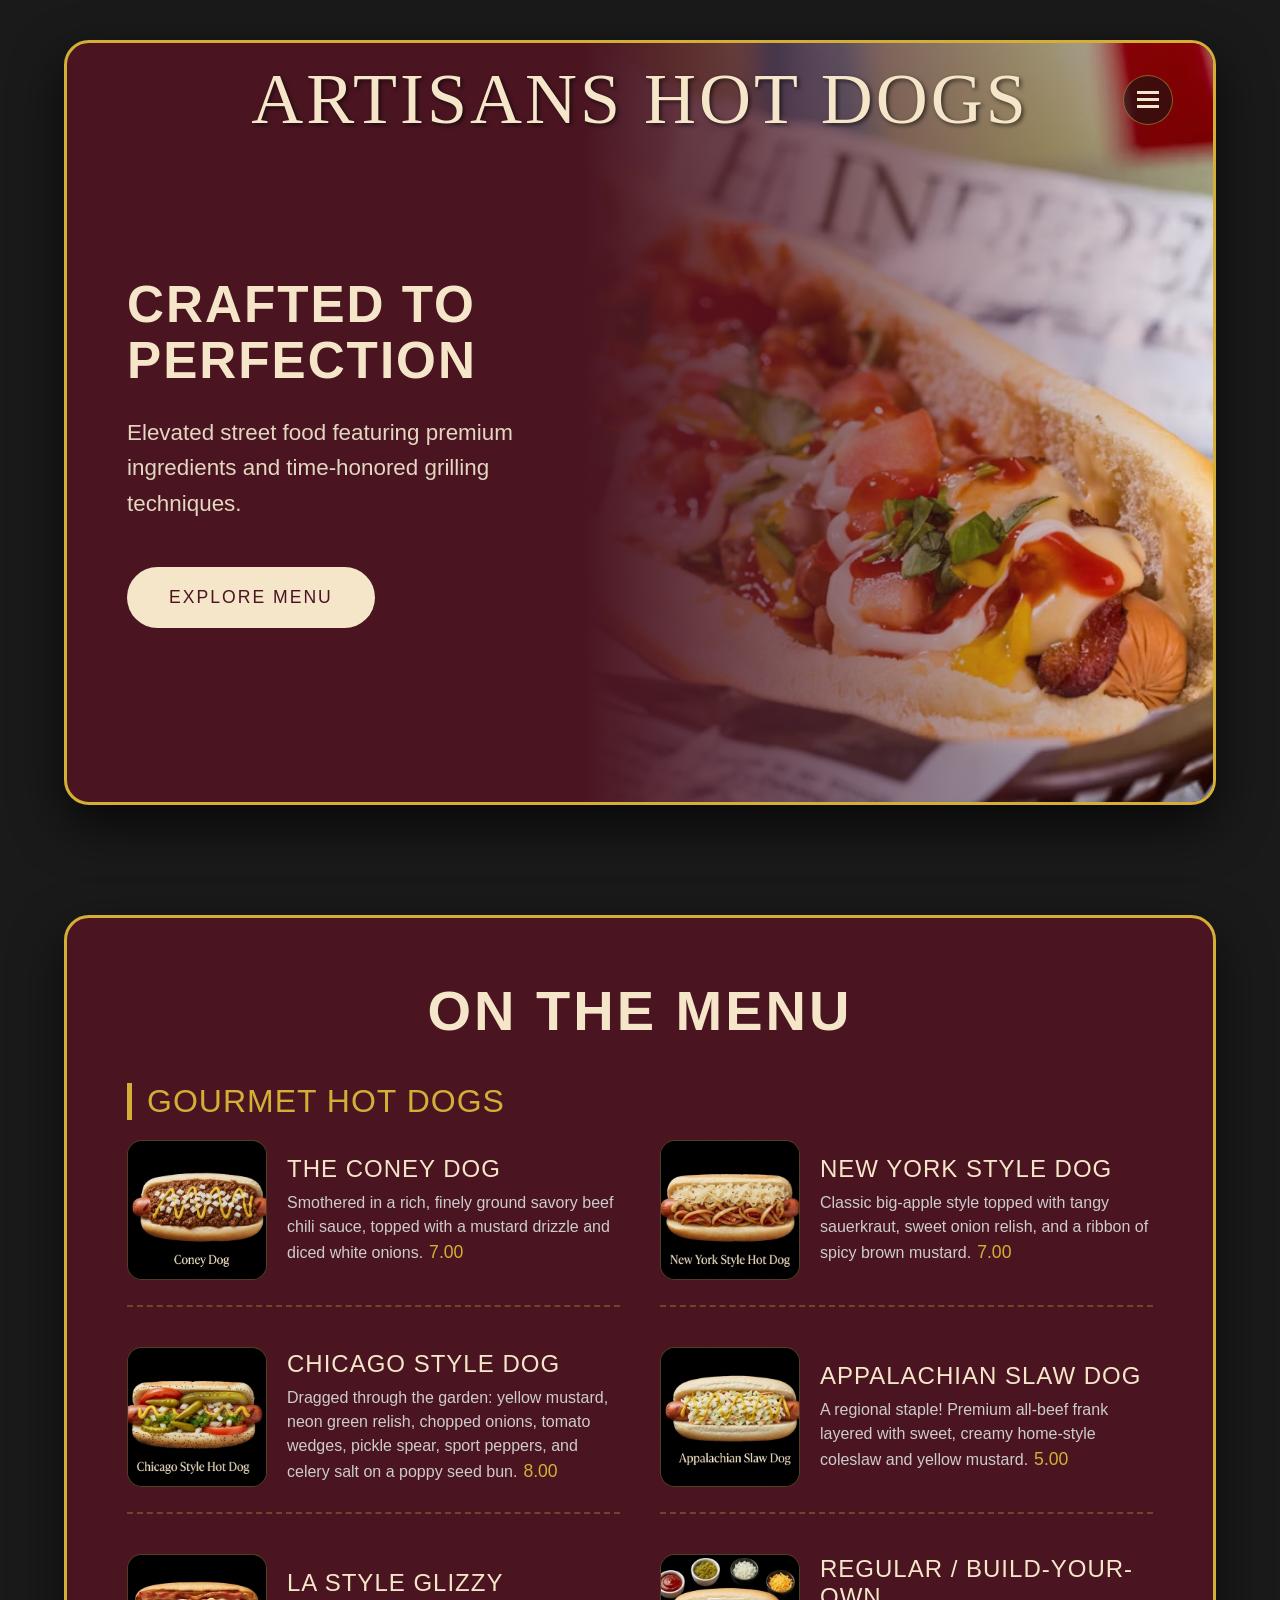
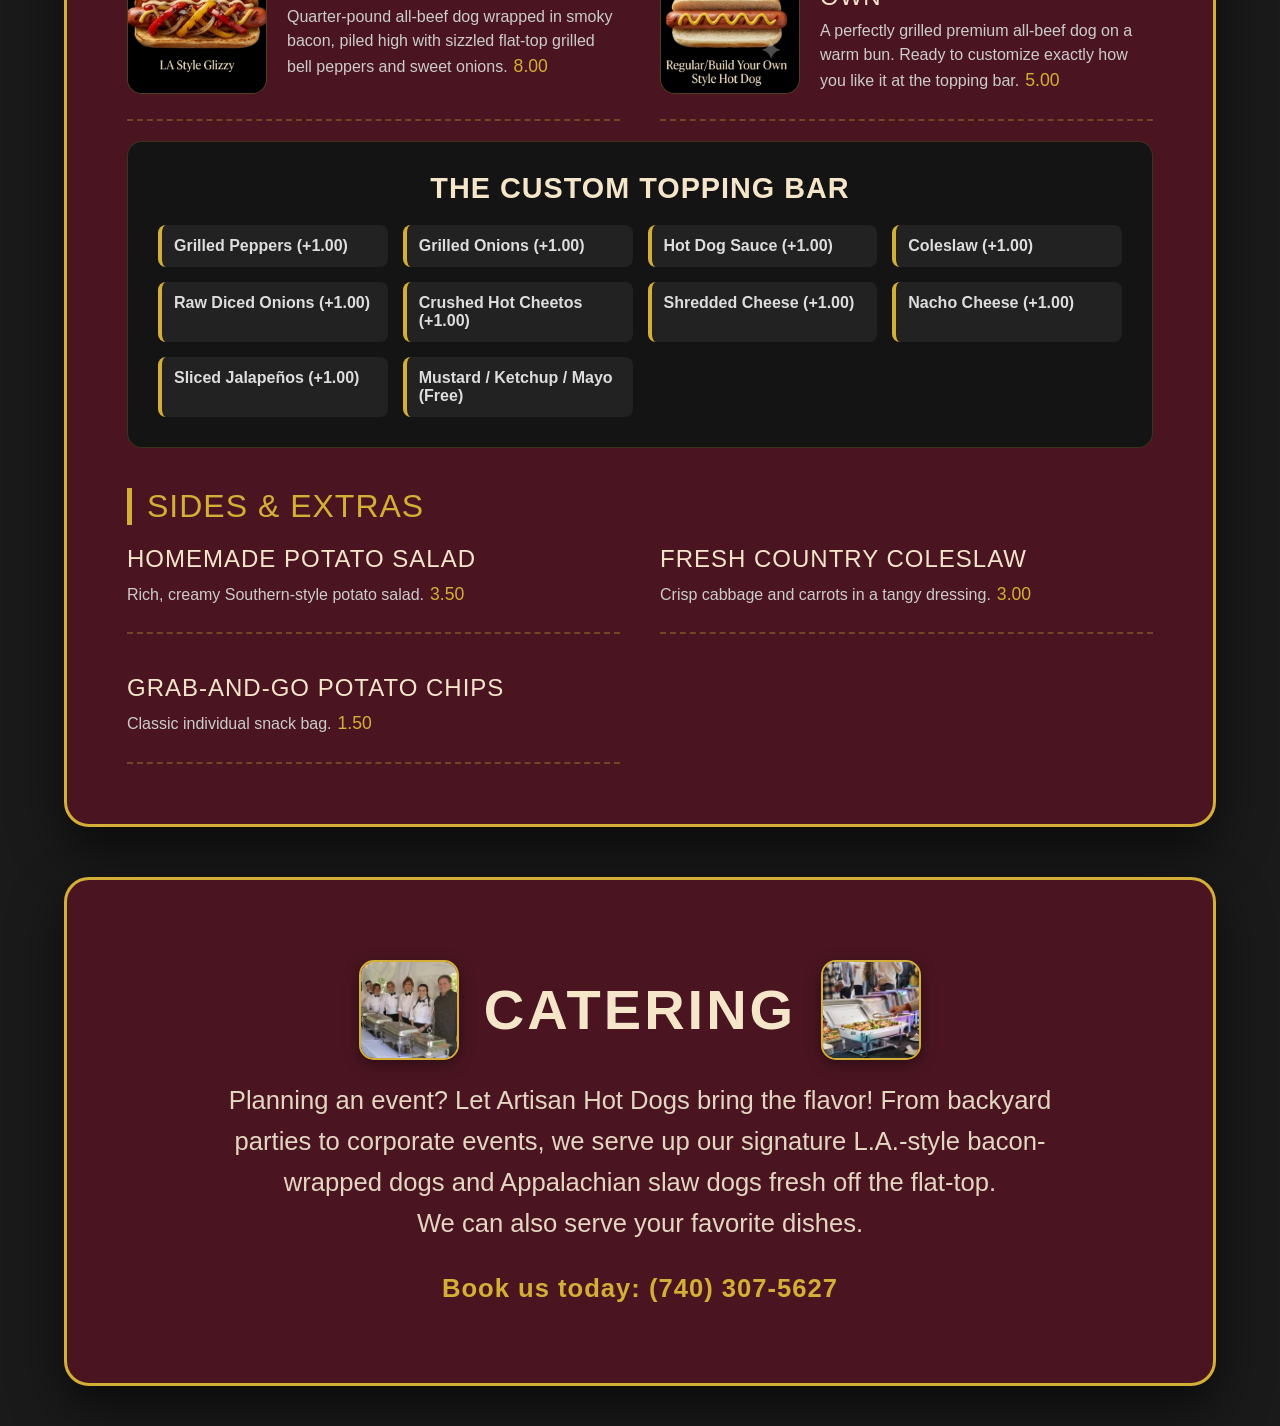
<file: index.html>
<!DOCTYPE html>
<html lang="en">
<head>
    <meta charset="UTF-8">
    <meta name="viewport" content="width=device-width, initial-scale=1.0">
    <title>Artisans Hot Dogs | Gourmet Street Food</title>
    
    <!-- Link to your shared premium external stylesheet -->
   <!-- <link rel="stylesheet" href="style.css"> -->
    
    <style>
        /* --- CORE RESET & SMOOTH SCROLL --- */
        * { margin: 0; padding: 0; box-sizing: border-box; }
        html { scroll-behavior: smooth; }
        
        body { 
            background-color: #1a1a1a; 
            padding: 40px 0; 
            display: flex; 
            flex-direction: column; 
            align-items: center; 
        }

        /* --- HERO SPLASH CARD (TOP OF THE PAGE) --- */
        .splash-card { 
            position: relative; 
            width: 90%; 
            max-width: 1200px; 
            height: 85vh; 
            background-color: #4A1521; /* Rich Burgundy */
            border-radius: 25px; 
            overflow: hidden; 
            box-shadow: 0 20px 50px rgba(0,0,0,0.7); 
            display: flex; 
            align-items: center; 
            margin-bottom: 60px; 
            border: 3px solid #D4AF37; /* Gold Frame Trim */
        }

        /* --- HEADER AREA: BRAND & INTERACTIVE DROPDOWN --- */
        .header-nav { 
            position: absolute; 
            top: 15px; 
            left: 0; 
            width: 100%; 
            padding: 0 40px; 
            display: flex; 
            align-items: center; 
            justify-content: center; 
            z-index: 10; 
        }
        
        .main-brand { 
            font-family: 'Georgia', 'Times New Roman', serif; 
            font-size: 4.5rem; 
            letter-spacing: 3px; 
            text-transform: uppercase; 
            color: #F5E6CA; 
            text-shadow: 2px 2px 4px rgba(0,0,0,0.6); 
            text-align: center; 
        }
        
        /* Interactive Hamburger Menu Controls */
        .menu-wrap { position: absolute; right: 40px; }
        .menu-wrap .toggler { position: absolute; z-index: 12; width: 50px; height: 50px; opacity: 0; cursor: pointer; }
        .menu-wrap .hamburger { width: 50px; height: 50px; background: rgba(20, 20, 20, 0.6); border-radius: 50%; display: flex; align-items: center; justify-content: center; border: 1px solid rgba(212, 175, 55, 0.5); z-index: 11; }
        .menu-wrap .hamburger > div { width: 22px; height: 3px; background: #F5E6CA; position: relative; transition: all 0.4s; }
        .menu-wrap .hamburger > div::before, .menu-wrap .hamburger > div::after { content: ''; position: absolute; top: -7px; width: 100%; height: 3px; background: inherit; }
        .menu-wrap .hamburger > div::after { top: 7px; }
        
        /* Hamburger Animations */
        .menu-wrap .toggler:checked + .hamburger > div { transform: rotate(135deg); }
        .menu-wrap .toggler:checked + .hamburger > div::before, .menu-wrap .toggler:checked + .hamburger > div::after { top: 0; transform: rotate(90deg); }
        
        /* Dropdown Navigation Links Overlay */
        .menu-dropdown { 
            position: absolute; 
            top: 60px; 
            right: 0; 
            background: #141414; 
            border: 1px solid #D4AF37; 
            border-radius: 15px; 
            width: 200px; 
            padding: 15px 0; 
            opacity: 0; 
            visibility: hidden; 
            transition: all 0.3s; 
            box-shadow: 0 10px 25px rgba(0,0,0,0.5);
            z-index: 10;
        }
        
        .menu-dropdown a { 
            display: block; 
            padding: 12px 25px; 
            color: #F5E6CA; 
            text-decoration: none; 
            font-family: 'Segoe UI', Helvetica, Arial, sans-serif; 
            font-weight: bold;
            letter-spacing: 1px;
            text-transform: uppercase;
            font-size: 0.9rem;
        }
        
        .menu-dropdown a:hover {
            color: #4A1521;
            background-color: #F5E6CA;
        }
        
        .menu-wrap .toggler:checked ~ .menu-dropdown { opacity: 1; visibility: visible; }

        /* --- HERO TEXT CONTENT PANELS --- */
        .content { 
            width: 50%; 
            padding: 120px 60px 60px 60px; 
            z-index: 2; 
            position: relative; 
        }
        .content h1 { 
            font-family: 'Impact', 'Arial Black', sans-serif; 
            font-size: 3.2rem; 
            margin-bottom: 25px; 
            line-height: 1.1; 
            color: #F5E6CA; 
            text-transform: uppercase; 
            letter-spacing: 2px;
        }
        .content p { font-family: 'Segoe UI', Helvetica, Arial, sans-serif; color: #e3d7c1; margin-bottom: 45px; font-size: 1.4rem; line-height: 1.6; }
        
        .btn { 
            padding: 18px 40px; 
            background: #F5E6CA; 
            color: #4A1521; 
            text-decoration: none; 
            border-radius: 50px; 
            font-family: 'Impact', sans-serif; 
            text-transform: uppercase; 
            display: inline-block; 
            letter-spacing: 2px;
            font-size: 1.1rem;
            border: 2px solid transparent;
            transition: all 0.3s ease;
        }
        
        .btn:hover {
            background: #4A1521;
            color: #F5E6CA;
            border-color: #D4AF37;
            box-shadow: 0 0 15px rgba(212, 175, 55, 0.4);
        }
        
        /* --- SPLIT HERO REAR BACKGROUND IMAGE --- */
        .hero-bg { 
            position: absolute; 
            top: 0; 
            right: 0; 
            width: 55%; 
            height: 100%; 
            background: url('images/hotdogsplashcard.jpg') center/cover no-repeat; 
            z-index: 1;
        }
        .hero-bg::before { 
            content: ''; 
            position: absolute; 
            width: 100%; 
            height: 100%; 
            background: linear-gradient(to right, #4A1521 0%, transparent 100%); 
        }

        /* --- COMPREHENSIVE MENU CONTAINER PANELS --- */
        .menu-section { 
            width: 90%; 
            max-width: 1200px; 
            background: #4A1521; 
            border-radius: 25px; 
            padding: 60px; 
            margin-top: 50px; 
            border: 3px solid #D4AF37;
            box-shadow: 0 20px 50px rgba(0,0,0,0.6);
        }
        
        .menu-section h2 { font-family: 'Impact', sans-serif; font-size: 3.5rem; text-transform: uppercase; text-align: center; color: #F5E6CA; margin-bottom: 40px; letter-spacing: 3px; }
        .menu-subsection-title { font-family: 'Impact', sans-serif; font-size: 2rem; color: #D4AF37; margin: 40px 0 20px 0; border-left: 5px solid #D4AF37; padding-left: 15px; text-transform: uppercase; letter-spacing: 1px; }
        
        /* Two Column Grid Setup */
        .menu-grid { display: grid; grid-template-columns: 1fr 1fr; gap: 40px; }
        
        /* Flexbox Alignment for Image and Text side-by-side */
        .menu-item { 
            display: flex;
            align-items: center;
            gap: 20px;
            border-bottom: 2px dashed rgba(212, 175, 55, 0.3); 
            padding-bottom: 25px; 
        }

        /* Styled Image Container Box */
        .item-img-box {
            width: 140px;
            height: 140px;
            flex-shrink: 0;
            background: #141414;
            border-radius: 15px;
            border: 1px solid rgba(212, 175, 55, 0.3);
            overflow: hidden;
            display: flex;
            align-items: center;
            justify-content: center;
        }

        .item-img-box img {
            width: 100%;
            height: 100%;
            object-fit: cover;
        }

        /* Wrap Content Next to Image */
        .item-details {
            flex-grow: 1;
        }
        
        .item-header { margin-bottom: 8px; }
        .item-name { font-family: 'Impact', sans-serif; font-size: 1.5rem; color: #F5E6CA; text-transform: uppercase; letter-spacing: 1px; }
        
        /* Inline Smaller Price Styling */
        .item-description { font-family: 'Segoe UI', sans-serif; color: #ccc; line-height: 1.5; font-size: 1rem; }
        .inline-price { font-family: 'Impact', sans-serif; font-size: 1.1rem; color: #D4AF37; margin-left: 6px; white-space: nowrap; }
        
        /* --- TOPPING BAR STYLES --- */
        .toppings-container { grid-column: 1 / -1; background: #141414; padding: 30px; border-radius: 15px; text-align: center; border: 1px solid rgba(212, 175, 55, 0.2); margin-top: 20px; }
        .toppings-container h3 { font-family: 'Impact', sans-serif; font-size: 1.8rem; color: #F5E6CA; text-transform: uppercase; letter-spacing: 1px; margin-bottom: 20px; }
        .toppings-grid { display: grid; grid-template-columns: repeat(auto-fit, minmax(220px, 1fr)); gap: 15px; }
        
        .topping-tag { 
            background: #222222; 
            padding: 12px; 
            border-radius: 8px; 
            border-left: 4px solid #D4AF37; 
            color: #ddd; 
            font-family: 'Segoe UI', sans-serif;
            font-weight: bold;
            text-align: left;
        }

        /* --- PRIVATE CATERING BANNER PANEL --- */
        #catering { 
            padding: 80px 40px; 
            text-align: center; 
            color: #F5E6CA; 
            width: 90%; 
            max-width: 1200px;
            background: #4A1521;
            border-radius: 25px;
            border: 3px solid #D4AF37;
            margin-top: 50px;
            box-shadow: 0 20px 50px rgba(0,0,0,0.6);
        }

        /* Catering Header with Side Images */
        .catering-header {
            display: flex;
            align-items: center;
            justify-content: center;
            gap: 25px;
            margin-bottom: 20px;
        }

        .catering-header h1 {
            font-family: 'Impact', sans-serif;
            font-size: 3.5rem;
            text-transform: uppercase;
            letter-spacing: 3px;
            color: #F5E6CA;
            margin: 0;
        }

        .catering-img {
            width: 100px;
            height: 100px;
            object-fit: cover;
            border-radius: 15px;
            border: 2px solid #D4AF37;
            box-shadow: 0 4px 15px rgba(0,0,0,0.4);
        }

        #catering p {
            font-family: 'Segoe UI', sans-serif;
            color: #e3d7c1;
            font-size: 1.6rem;
            line-height: 1.6;
            max-width: 900px;
            margin: 0 auto 30px auto;
        }
        
        .phone-link { 
            font-family: 'Impact', sans-serif; 
            font-size: 1.6rem; 
            font-weight: bold; 
            color: #D4AF37; 
            text-decoration: none; 
            display: inline-block; 
            letter-spacing: 1px;
            transition: color 0.3s ease;
        }

        .phone-link:hover {
            color: #F5E6CA;
        }

        /* --- RESPONSIVE MEDIA BREAKPOINTS --- */
        @media (max-width: 992px) {
            .menu-grid { grid-template-columns: 1fr; gap: 30px; }
        }

        @media (max-width: 768px) {
            .header-nav { justify-content: space-between; padding: 0 20px; }
            .main-brand { font-size: 2rem; }
            .splash-card { height: auto; flex-direction: column; padding-top: 100px; }
            .hero-bg { position: relative; width: 100%; height: 300px; order: 1; }
            .hero-bg::before { background: linear-gradient(to top, #4A1521 0%, transparent 100%); }
            .content { width: 100%; text-align: center; padding: 40px 20px; order: 2; }
            .menu-section { padding: 30px 20px; }
            .menu-item { flex-direction: column; text-align: center; }
            .item-header { text-align: center; }
            .catering-header { gap: 15px; }
            .catering-header h1 { font-size: 2.5rem; }
            .catering-img { width: 60px; height: 60px; }
            #catering p { font-size: 1.3rem; }
        }
    </style>
</head>
<body>

    <!-- 1. HERO SPLASH CARD MAIN FRAME -->
    <div class="splash-card" id="home">
        <header class="header-nav">
            <div class="main-brand">Artisans Hot Dogs</div>
            <div class="menu-wrap">
                <input type="checkbox" class="toggler">
                <div class="hamburger"><div></div></div>
                <div class="menu-dropdown">
                    <a href="#home">Home</a>
                    <a href="#menu">Our Menu</a>
                    <a href="locations.html">Locations</a>
                    <a href="#catering">Catering</a>
                </div>
            </div>
        </header>

        <div class="content">
            <h1>Crafted To<br>Perfection</h1>
            <p>Elevated street food featuring premium ingredients and time-honored grilling techniques.</p>
            <a href="#menu" class="btn">Explore Menu</a>
        </div>
        <div class="hero-bg"></div>
    </div>

    <!-- 2. COMPREHENSIVE PRODUCTION MENU BOARD -->
    <div class="menu-section" id="menu">
        <h2>On The Menu</h2>
        
        <div class="menu-subsection-title">Gourmet Hot Dogs</div>
        <div class="menu-grid">
            
            <!-- Coney Dog -->
            <div class="menu-item">
                <div class="item-img-box">
                    <img src="images/coney.png" alt="Coney Dog">
                </div>
                <div class="item-details">
                    <div class="item-header"><div class="item-name">The Coney Dog</div></div>
                    <p class="item-description">Smothered in a rich, finely ground savory beef chili sauce, topped with a mustard drizzle and diced white onions.<span class="inline-price">7.00</span></p>
                </div>
            </div>

            <!-- New York Style -->
            <div class="menu-item">
                <div class="item-img-box">
                    <img src="images/newyork.png" alt="New York Style Hot Dog">
                </div>
                <div class="item-details">
                    <div class="item-header"><div class="item-name">New York Style Dog</div></div>
                    <p class="item-description">Classic big-apple style topped with tangy sauerkraut, sweet onion relish, and a ribbon of spicy brown mustard.<span class="inline-price">7.00</span></p>
                </div>
            </div>

            <!-- Chicago Style -->
            <div class="menu-item">
                <div class="item-img-box">
                    <img src="images/chicago.png" alt="Chicago Style Hot Dog">
                </div>
                <div class="item-details">
                    <div class="item-header"><div class="item-name">Chicago Style Dog</div></div>
                    <p class="item-description">Dragged through the garden: yellow mustard, neon green relish, chopped onions, tomato wedges, pickle spear, sport peppers, and celery salt on a poppy seed bun.<span class="inline-price">8.00</span></p>
                </div>
            </div>

            <!-- Appalachian Slaw Dog -->
            <div class="menu-item">
                <div class="item-img-box">
                    <img src="images/slawdog.png" alt="Appalachian Slaw Dog">
                </div>
                <div class="item-details">
                    <div class="item-header"><div class="item-name">Appalachian Slaw Dog</div></div>
                    <p class="item-description">A regional staple! Premium all-beef frank layered with sweet, creamy home-style coleslaw and yellow mustard.<span class="inline-price">5.00</span></p>
                </div>
            </div>

            <!-- LA Style Glizzy -->
            <div class="menu-item">
                <div class="item-img-box">
                    <img src="images/lastyle.png" alt="LA Style Glizzy">
                </div>
                <div class="item-details">
                    <div class="item-header"><div class="item-name">LA Style Glizzy</div></div>
                    <p class="item-description">Quarter-pound all-beef dog wrapped in smoky bacon, piled high with sizzled flat-top grilled bell peppers and sweet onions.<span class="inline-price">8.00</span></p>
                </div>
            </div>

            <!-- Regular Build Your Own -->
            <div class="menu-item">
                <div class="item-img-box">
                    <img src="images/regular.png" alt="Build Your Own Hot Dog">
                </div>
                <div class="item-details">
                    <div class="item-header"><div class="item-name">Regular / Build-Your-Own</div></div>
                    <p class="item-description">A perfectly grilled premium all-beef dog on a warm bun. Ready to customize exactly how you like it at the topping bar.<span class="inline-price">5.00</span></p>
                </div>
            </div>

        </div>

        <!-- CONDIMENT & CUSTOM BAR COMPONENT -->
        <div class="toppings-container">
            <h3>The Custom Topping Bar</h3>
            <div class="toppings-grid">
                <div class="topping-tag">Grilled Peppers (+1.00)</div>
                <div class="topping-tag">Grilled Onions (+1.00)</div>
                <div class="topping-tag">Hot Dog Sauce (+1.00)</div>
                <div class="topping-tag">Coleslaw (+1.00)</div>
                <div class="topping-tag">Raw Diced Onions (+1.00)</div>
                <div class="topping-tag">Crushed Hot Cheetos (+1.00)</div>
                <div class="topping-tag">Shredded Cheese (+1.00)</div>
                <div class="topping-tag">Nacho Cheese (+1.00)</div>
                <div class="topping-tag">Sliced Jalapeños (+1.00)</div>
                <div class="topping-tag">Mustard / Ketchup / Mayo (Free)</div>
            </div>
        </div>

        <div class="menu-subsection-title">Sides & Extras</div>
        <div class="menu-grid">
            <div class="menu-item">
                <div class="item-details">
                    <div class="item-header"><div class="item-name">Homemade Potato Salad</div></div>
                    <p class="item-description">Rich, creamy Southern-style potato salad.<span class="inline-price">3.50</span></p>
                </div>
            </div>
            <div class="menu-item">
                <div class="item-details">
                    <div class="item-header"><div class="item-name">Fresh Country Coleslaw</div></div>
                    <p class="item-description">Crisp cabbage and carrots in a tangy dressing.<span class="inline-price">3.00</span></p>
                </div>
            </div>
            <div class="menu-item">
                <div class="item-details">
                    <div class="item-header"><div class="item-name">Grab-and-Go Potato Chips</div></div>
                    <p class="item-description">Classic individual snack bag.<span class="inline-price">1.50</span></p>
                </div>
            </div>
        </div>
    </div>

    <!-- 3. PRIVATE CATERING BANNER PANEL -->
    <section id="catering">
        <div class="catering-header">
            <img src="images/catering1.jpeg" alt="Catering Special 1" class="catering-img">
            <h1>Catering</h1>
            <img src="images/catering2.jpeg" alt="Catering Special 2" class="catering-img">
        </div>
        <p>
            Planning an event? Let Artisan Hot Dogs bring the flavor! From backyard parties to corporate events, we serve up our signature L.A.-style bacon-wrapped dogs and Appalachian slaw dogs fresh off the flat-top. <br>We can also serve your favorite dishes.
        </p>
        <a href="tel:7403075627" class="phone-link">Book us today: (740) 307-5627</a>
    </section>

    <!-- AUTOMATIC HAMBURGER DISMISSAL SCRIPT -->
    <script>
        document.querySelectorAll('.menu-dropdown a').forEach(link => {
            link.addEventListener('click', () => { document.querySelector('.toggler').checked = false; });
        });
    </script>
</body>
</html>
</file>
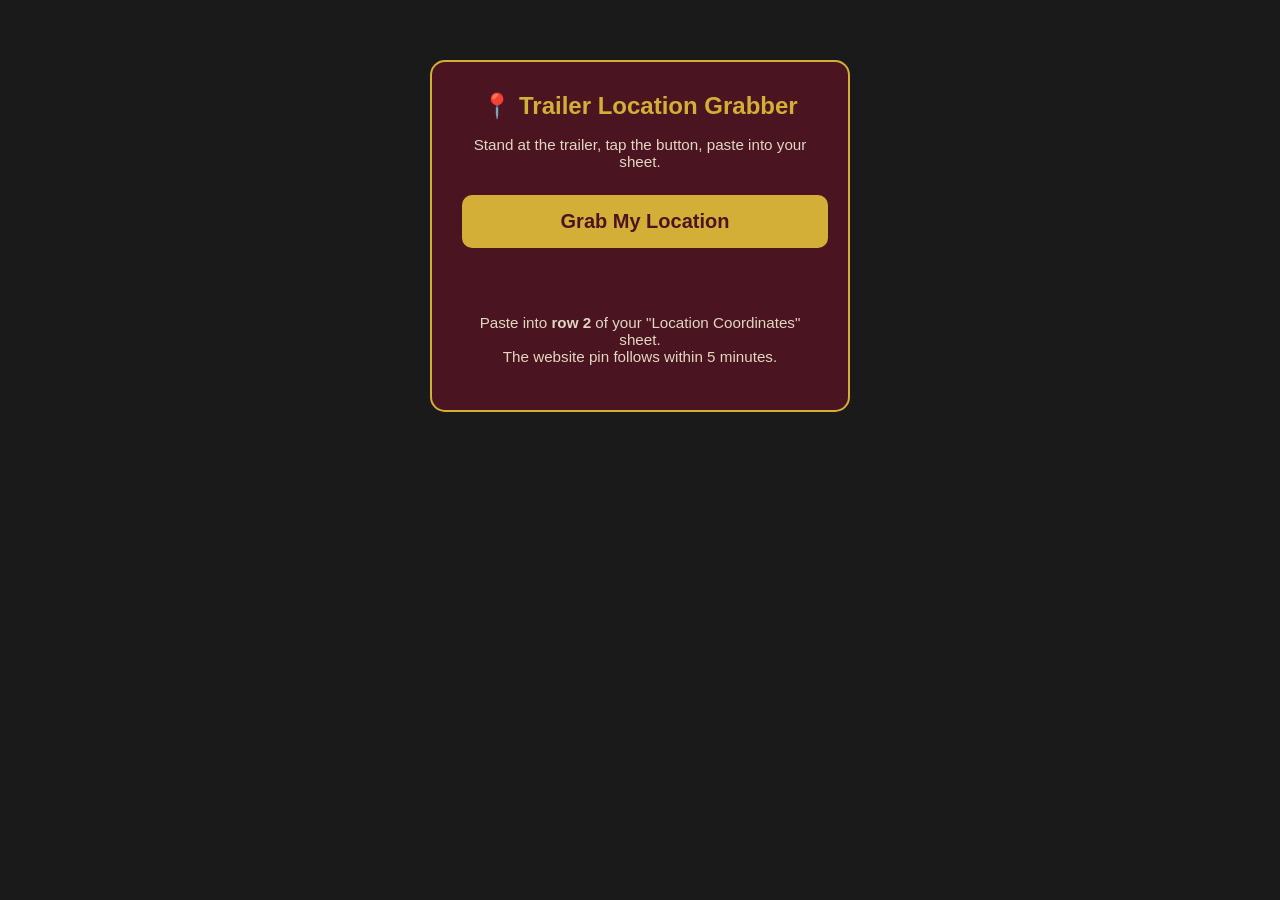
<file: grab-coords.html>
<!DOCTYPE html>
<html lang="en">
<head>
    <meta charset="UTF-8">
    <meta name="viewport" content="width=device-width, initial-scale=1.0">
    <title>Location Grabber | Artisans Hot Dogs</title>
    <!-- Jim's private tool — NOT linked from the site nav. Bookmark it on your phone. -->
    <style>
        * { box-sizing: border-box; }
        body {
            background: #1a1a1a; color: #F5E6CA;
            font-family: 'Segoe UI', Helvetica, Arial, sans-serif;
            margin: 0; padding: 20px;
            display: flex; justify-content: center; align-items: flex-start;
            min-height: 100vh;
        }
        .card {
            background: #4A1521; border: 2px solid #D4AF37; border-radius: 15px;
            padding: 30px 25px; max-width: 420px; width: 100%;
            text-align: center; margin-top: 40px;
        }
        h1 { color: #D4AF37; margin-top: 0; font-size: 1.5rem; }
        .hint { color: #e3d7c1; font-size: 0.95rem; }
        button {
            background: #D4AF37; color: #4A1521; border: none; border-radius: 10px;
            padding: 15px 25px; font-size: 1.1rem; font-weight: bold;
            cursor: pointer; margin: 10px 5px;
        }
        button:active { transform: scale(0.97); }
        #grab { width: 100%; font-size: 1.25rem; }
        .coord {
            background: #1a1a1a; border: 1px solid #D4AF37; border-radius: 10px;
            padding: 12px; margin: 10px 0;
            display: flex; align-items: center; justify-content: space-between; gap: 10px;
        }
        .coord span { font-size: 0.85rem; color: #e3d7c1; }
        .coord strong { font-size: 1.15rem; color: #fff; font-family: monospace; }
        .coord button { padding: 8px 14px; font-size: 0.9rem; margin: 0; }
        #status { min-height: 1.5em; color: #e3d7c1; }
        #acc { font-size: 0.85rem; color: #e3d7c1; }
    </style>
</head>
<body>
    <div class="card">
        <h1>📍 Trailer Location Grabber</h1>
        <p class="hint">Stand at the trailer, tap the button, paste into your sheet.</p>
        <button id="grab">Grab My Location</button>
        <p id="status"></p>
        <div id="result" hidden>
            <div class="coord">
                <span>Latitude</span><strong id="lat">—</strong>
                <button data-copy="lat">Copy</button>
            </div>
            <div class="coord">
                <span>Longitude</span><strong id="lng">—</strong>
                <button data-copy="lng">Copy</button>
            </div>
            <p id="acc"></p>
            <button id="copyBoth">Copy Both</button>
        </div>
        <p class="hint">Paste into <b>row 2</b> of your "Location Coordinates" sheet.<br>The website pin follows within 5 minutes.</p>
    </div>

    <script>
        const statusEl = document.getElementById("status");
        let lat = null, lng = null;

        document.getElementById("grab").addEventListener("click", () => {
            if (!navigator.geolocation) {
                statusEl.textContent = "This browser won't share location — open this page over HTTPS.";
                return;
            }
            statusEl.textContent = "Locating… stand still a moment.";
            navigator.geolocation.getCurrentPosition(
                (pos) => {
                    lat = pos.coords.latitude.toFixed(6);
                    lng = pos.coords.longitude.toFixed(6);
                    document.getElementById("lat").textContent = lat;
                    document.getElementById("lng").textContent = lng;
                    document.getElementById("acc").textContent =
                        "Accurate to about " + Math.round(pos.coords.accuracy) + " meters.";
                    document.getElementById("result").hidden = false;
                    statusEl.textContent = "Got it! Copy and paste into your sheet.";
                },
                (err) => {
                    statusEl.textContent = "Couldn't get your location: " + err.message +
                        " — allow location access for this site and try again.";
                },
                { enableHighAccuracy: true, timeout: 15000, maximumAge: 0 }
            );
        });

        async function copyText(t, btn) {
            if (!t) return;
            try {
                await navigator.clipboard.writeText(t);
            } catch (e) {
                // Fallback for older browsers
                const ta = document.createElement("textarea");
                ta.value = t; document.body.appendChild(ta); ta.select();
                document.execCommand("copy"); ta.remove();
            }
            const old = btn.textContent;
            btn.textContent = "Copied!";
            setTimeout(() => { btn.textContent = old; }, 1500);
        }

        document.querySelectorAll("[data-copy]").forEach((b) =>
            b.addEventListener("click", () =>
                copyText(b.dataset.copy === "lat" ? lat : lng, b)));

        document.getElementById("copyBoth").addEventListener("click", (e) =>
            copyText(lat + ", " + lng, e.target));
    </script>
</body>
</html>
</file>
<file: style.css>
/* style.css - Luxury Vintage Palette */

html, body { 
    height: 100%; 
    width: 100%; 
    margin: 0; 
    padding: 0; 
    background-color: #141414; /* Dark backdrop to make the trailer colors pop */
    font-family: 'Georgia', serif; 
}

body { 
    display: flex; 
    flex-direction: column; 
    align-items: center; 
    padding: 40px; 
    box-sizing: border-box; 
}

/* Container styled like the deep burgundy truck panel with gold pin-striping */
.container { 
    width: 90%; 
    max-width: 1000px; 
    background: #4A1521; /* Rich Burgundy Red */
    padding: 40px; 
    border-radius: 20px; 
    box-shadow: 0 20px 40px rgba(0,0,0,0.6); 
    box-sizing: border-box; 
    border: 3px solid #D4AF37; /* Polished Metallic Gold */
    position: relative;
}

/* Geometric Gold Corners mimicking the truck's custom body graphics */
.container::before, .container::after {
    content: "";
    position: absolute;
    width: 30px;
    height: 30px;
    border: 2px solid #D4AF37;
}
.container::before { top: 15px; left: 15px; border-right: none; border-bottom: none; }
.container::after { bottom: 15px; right: 15px; border-left: none; border-top: none; }

h1 { 
    font-family: 'Impact', sans-serif; 
    color: #F5E6CA; /* Classic Soft Cream */
    text-align: center; 
    margin-bottom: 30px; 
    font-size: 3rem; 
    text-transform: uppercase; 
    letter-spacing: 3px;
    text-shadow: 2px 2px 5px rgba(0,0,0,0.6);
}

/* Map Screen styling */
#map { 
    height: 450px; 
    width: 100%; 
    border-radius: 12px; 
    border: 2px solid #F5E6CA; /* Cream framing to isolate the map */
    background-color: #222; 
    display: block; 
}

/* Elegant back navigation link */
.back-btn { 
    display: block; 
    margin-top: 30px; 
    color: #F5E6CA; 
    text-decoration: none; 
    font-weight: bold; 
    text-align: center; 
    font-size: 1.2rem; 
    transition: color 0.3s ease;
}

.back-btn:hover {
    color: #D4AF37; /* Shifts to gold when hovered over */
}
</file>
